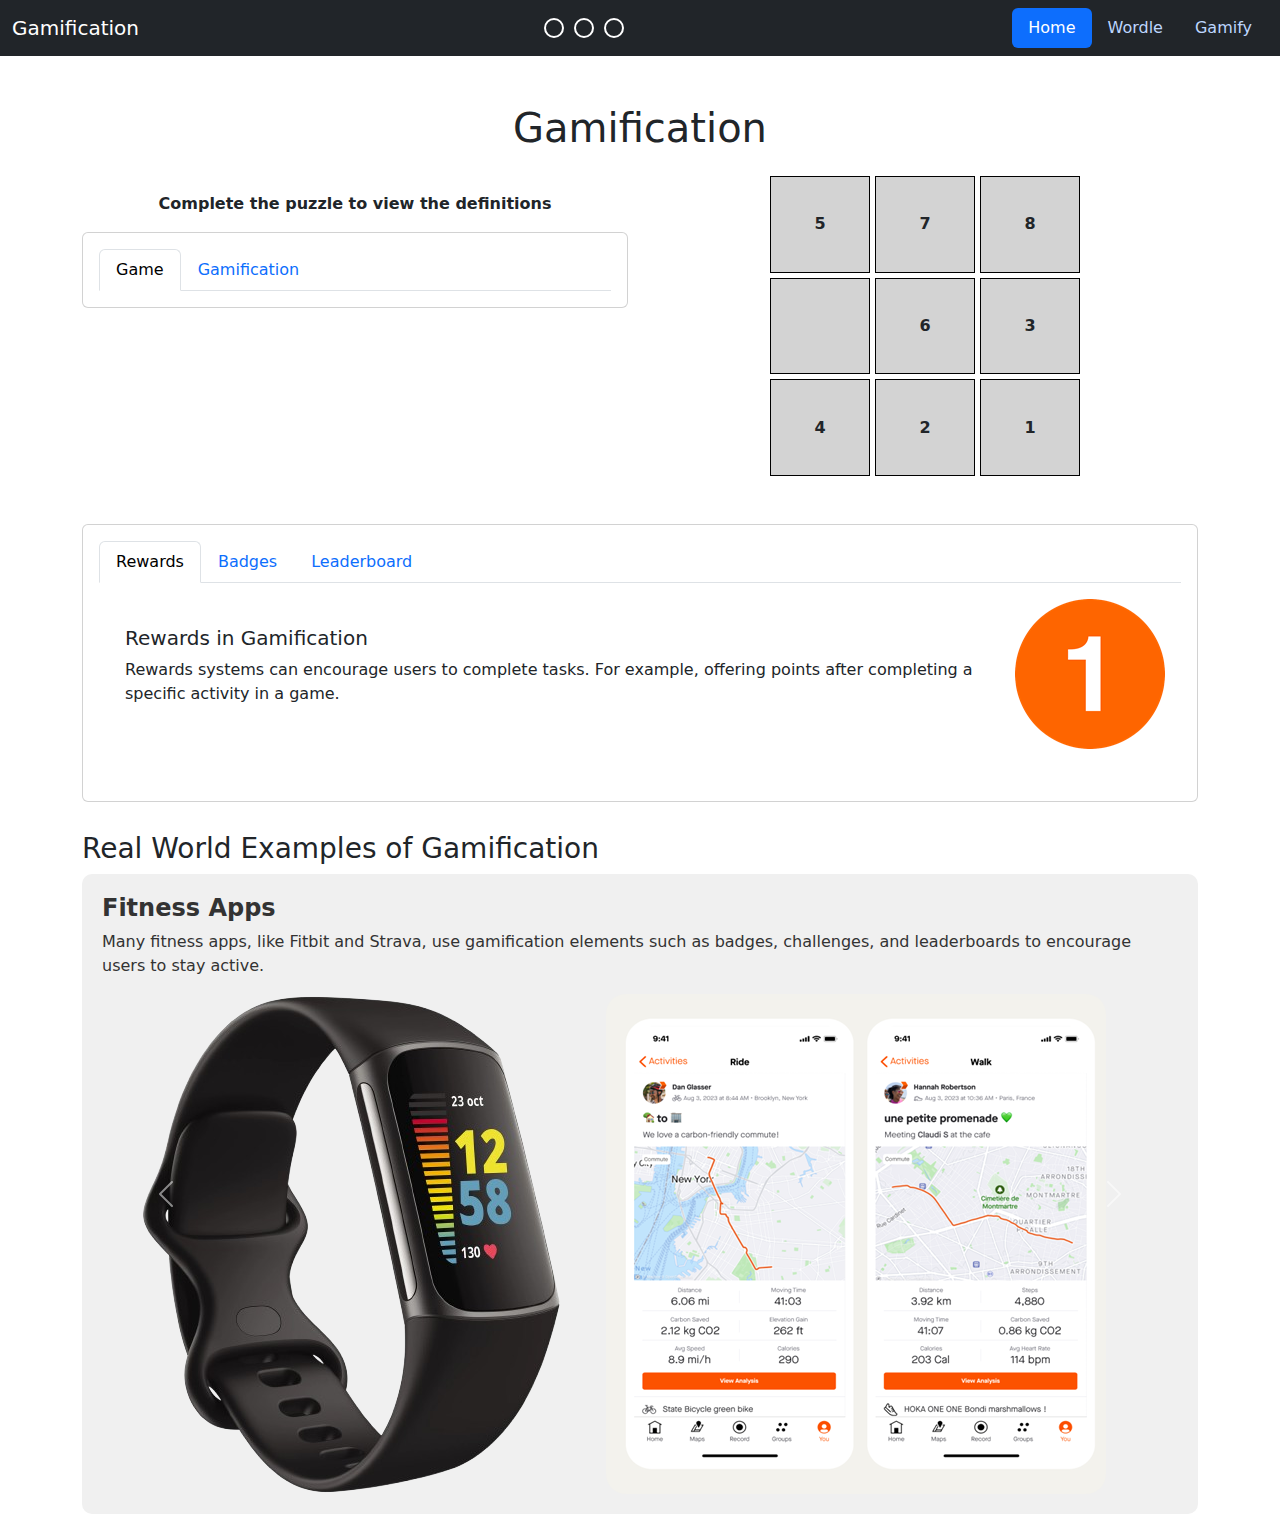
<file: index.html>
<!DOCTYPE html>
<html lang="en">
<head>
    <meta charset="UTF-8">
    <meta name="viewport" content="width=device-width, initial-scale=1.0">
    <title>Gamification</title>
    <link href="https://cdn.jsdelivr.net/npm/bootstrap@5.3.0/dist/css/bootstrap.min.css" rel="stylesheet">
    <link rel="stylesheet" href="index-style.css">
</head>
<body>
    <nav class="navbar navbar-expand-lg navbar-dark bg-dark">
        <div class="container-fluid">
            <a class="navbar-brand" href="#">Gamification</a>
            <div class="d-flex">
                <span class="circle" id="circle-1"></span>
                <span class="circle" id="circle-2"></span>
                <span class="circle" id="circle-3"></span>
            </div>
            <!-- Navbar with Tabs -->
            <ul class="nav nav-pills">
                <li class="nav-item">
                    <a class="nav-link active" onclick="saveCircleStates()" href="index.html">Home</a>
                </li>
                <li class="nav-item">
                    <a class="nav-link nav-link-header" onclick="saveCircleStates()" href="Wordle.html">Wordle</a>
                </li>
                <li class="nav-item">
                    <a class="nav-link nav-link-header" onclick="saveCircleStates()" href="Gamify.html">Gamify</a>
                </li>
                <li class="nav-item">
                    <a class="nav-link nav-link-header" onclick="saveCircleStates()" id="finishTab" href="Finish.html" style="display: none;">Finish</a>
                </li>
            </ul>
        </div>
    </nav>

    <div class="container mt-5">
        <div class="text-center mb-4">
            <h1>Gamification</h1>
        </div>

        <div class="row">
            <div class="col-md-6 definitions hidden" id="definitions">
                <div class="card">
                    <div class="card-body">
                        <ul class="nav nav-tabs" id="definitionTabs" role="tablist">
                            <li class="nav-item" role="presentation">
                                <button class="nav-link active" id="game-tab" data-bs-toggle="tab" data-bs-target="#game" type="button" role="tab" aria-controls="game" aria-selected="true">Game</button>
                            </li>
                            <li class="nav-item" role="presentation">
                                <button class="nav-link" id="gamification-tab" data-bs-toggle="tab" data-bs-target="#gamification" type="button" role="tab" aria-controls="gamification" aria-selected="false">Gamification</button>
                            </li>
                        </ul>
                        <div class="tab-content" id="definitionTabsContent">
                            <div class="tab-pane fade show active p-3" id="game" role="tabpanel" aria-labelledby="game-tab">
                                <h5>Definition of Game</h5>
                                <p>A game is a structured form of play, often undertaken for entertainment or fun, and sometimes used as an educational tool. Games typically have rules, objectives, and elements of competition or cooperation.</p>
                            </div>
                            <div class="tab-pane fade p-3" id="gamification" role="tabpanel" aria-labelledby="gamification-tab">
                                <h5>Definition of Gamification</h5>
                                <p>Gamification is the application of game-design elements and principles in non-game contexts to engage, motivate, and influence behavior, often by using points, badges, and leaderboards.</p>
                            </div>
                        </div>
                    </div>
                </div>
            </div>

            <div class="col-md-6">
                <div class="puzzle" id="puzzle">
                    <div class="puzzle-piece" data-id="1">1</div>
                    <div class="puzzle-piece" data-id="2">2</div>
                    <div class="puzzle-piece" data-id="3">3</div>
                    <div class="puzzle-piece" data-id="4">4</div>
                    <div class="puzzle-piece" data-id="5">5</div>
                    <div class="puzzle-piece" data-id="6">6</div>
                    <div class="puzzle-piece" data-id="7">7</div>
                    <div class="puzzle-piece" data-id="8">8</div>
                    <div class="puzzle-piece" data-id=""></div>
                </div>
            </div>
        </div>

        <!-- Gamification Examples Section -->
        <div class="row mt-5">
            <div class="col-md-12">
                <div class="card">
                    <div class="card-body">
                        <ul class="nav nav-tabs" id="gamificationExamplesTabs" role="tablist">
                            <li class="nav-item" role="presentation">
                                <button class="nav-link active" id="reward-tab" data-bs-toggle="tab" data-bs-target="#reward" type="button" role="tab" aria-controls="reward" aria-selected="true">Rewards</button>
                            </li>
                            <li class="nav-item" role="presentation">
                                <button class="nav-link" id="badges-tab" data-bs-toggle="tab" data-bs-target="#badges" type="button" role="tab" aria-controls="badges" aria-selected="false">Badges</button>
                            </li>
                            <li class="nav-item" role="presentation">
                                <button class="nav-link" id="leaderboard-tab" data-bs-toggle="tab" data-bs-target="#leaderboard" type="button" role="tab" aria-controls="leaderboard" aria-selected="false">Leaderboard</button>
                            </li>
                        </ul>
                        <div class="tab-content" id="gamificationExamplesTabsContent">
                            <div class="tab-pane fade show active p-3" id="reward" role="tabpanel" aria-labelledby="reward-tab">
                                <div class="gamification-example">
                                    <div>
                                        <h5>Rewards in Gamification</h5>
                                        <p>Rewards systems can encourage users to complete tasks. For example, offering points after completing a specific activity in a game.</p>
                                    </div>
                                    <img src="Rewards.png" alt="Rewards">
                                </div>
                            </div>
                            <div class="tab-pane fade p-3" id="badges" role="tabpanel" aria-labelledby="badges-tab">
                                <div class="gamification-example">
                                    <div>
                                        <h5>Badges in Gamification</h5>
                                        <p>Badges are visual representations of accomplishments, often used in educational tools to motivate users to achieve certain goals.</p>
                                    </div>
                                    <img src="Badges.png" alt="Badges">
                                </div>
                            </div>
                            <div class="tab-pane fade p-3" id="leaderboard" role="tabpanel" aria-labelledby="leaderboard-tab">
                                <div class="gamification-example">
                                    <div>
                                        <h5>Leaderboard in Gamification</h5>
                                        <p>Leaderboards track the achievements of users and display their rankings, motivating them to improve their performance.</p>
                                    </div>
                                    <img src="Leaderboard.png" alt="Leaderboard">
                                </div>
                            </div>
                        </div>
                    </div>
                </div>
            </div>
        </div>

        <div class="real-world-examples">
            <h3>Real World Examples of Gamification</h3>
            <div id="realWorldExamplesCarousel" class="carousel slide" data-bs-ride="carousel">
                <div class="carousel-inner">
                    <div class="carousel-item active">
                        <div class="text-content">
                            <h4>Fitness Apps</h4>
                            <p>Many fitness apps, like Fitbit and Strava, use gamification elements such as badges, challenges, and leaderboards to encourage users to stay active.</p>
                        </div>
                        <img src="Fitbit.png" alt="Fitness Apps">
                        <img src="Strava.png" alt="Strava">
                    </div>
                    <div class="carousel-item">
                        <div class="text-content">
                            <h4>Educational Platforms</h4>
                            <p>Educational tools like Duolingo and Khan Academy use gamified systems, such as progress bars and rewards, to motivate students to continue learning and progressing.</p>
                        </div>
                        <img src="Khan-Academy.png" alt="Khan Academy">
                        <img src="Duolingo.png" alt="Duolingo">
                    </div>
                    <div class="carousel-item">
                        <div class="text-content">
                            <h4>Employee Engagement</h4>
                            <p>Companies often use gamification for employee engagement, offering points and rewards for completing tasks or achieving goals, as seen in platforms like Bunchball or Hoopla.</p>
                        </div>
                        <img src="Hoopla.png" alt="Hoopla">
                        <img src="Bunchball.png" alt="Bunchball">
                    </div>
                </div>
                <button class="carousel-control-prev" type="button" data-bs-target="#realWorldExamplesCarousel" data-bs-slide="prev">
                    <span class="carousel-control-prev-icon" aria-hidden="true"></span>
                    <span class="visually-hidden">Previous</span>
                </button>
                <button class="carousel-control-next" type="button" data-bs-target="#realWorldExamplesCarousel" data-bs-slide="next">
                    <span class="carousel-control-next-icon" aria-hidden="true"></span>
                    <span class="visually-hidden">Next</span>
                </button>
            </div>
        </div>
    </div>

    <script src="https://cdn.jsdelivr.net/npm/bootstrap@5.3.0/dist/js/bootstrap.bundle.min.js"></script>
    <script>
        const puzzleContainer = document.getElementById('puzzle');
        const circle1 = document.getElementById('circle-1');
        const circle2 = document.getElementById('circle-2');
        const circle3 = document.getElementById('circle-3');
        const finishTab = document.getElementById('finishTab');
        const definitions = document.getElementById('definitions');
        const circleStates = JSON.parse(localStorage.getItem('circleStates')) || {};

        if (circleStates['circle-1']) circle1.classList.add(circleStates['circle-1']);
        if (circleStates['circle-2']) circle2.classList.add(circleStates['circle-2']);
        if (circleStates['circle-3']) circle3.classList.add(circleStates['circle-3']);

        // Observe changes to the circles' class lists
        function saveCircleStates() {
            const circleStates = {
                'circle-1': circle1.classList.contains('golden') ? 'golden' : '',
                'circle-2': circle2.classList.contains('golden') ? 'golden' : '',
                'circle-3': circle3.classList.contains('golden') ? 'golden' : ''
            };
            localStorage.setItem('circleStates', JSON.stringify(circleStates));
        }

        function observeCircle(circle) {
            const observer = new MutationObserver(() => saveCircleStates());
            observer.observe(circle, { attributes: true, attributeFilter: ['class'] });
        }
        observeCircle(circle1);
        observeCircle(circle2);
        observeCircle(circle3);

        function shufflePuzzle() {
            const pieces = Array.from(puzzleContainer.children);
            for (let i = pieces.length - 1; i > 0; i--) {
                const j = Math.floor(Math.random() * (i + 1));
                puzzleContainer.appendChild(pieces[j]);
            }
        }

        function solvePuzzle() {
            const pieces = Array.from(puzzleContainer.children);
            const correctOrder = ['1', '2', '3', '4', '5', '6', '7', '8', ''];

            for (let i = 0; i < pieces.length; i++) {
                pieces[i].setAttribute('data-id', correctOrder[i]);
                pieces[i].textContent = correctOrder[i] ? correctOrder[i] : '';
            }

            // Check if puzzle is completed
            const isCompleted = Array.from(puzzleContainer.children).every((piece, index) => {
                return piece.getAttribute('data-id') == index + 1 || piece.getAttribute('data-id') === '';
            });

            if (isCompleted) {
                circle1.classList.add('golden');
                definitions.classList.remove('hidden');
            }
        }

        function checkAllCirclesGolden() {
            return circle1.classList.contains('golden') && 
                   circle2.classList.contains('golden') && 
                   circle3.classList.contains('golden');
        }

        puzzleContainer.addEventListener('click', function(e) {
            if (e.target.classList.contains('puzzle-piece')) {
                const emptyPiece = document.querySelector('.puzzle-piece[data-id=""]');
                const clickedPiece = e.target;

                const emptyIndex = Array.from(puzzleContainer.children).indexOf(emptyPiece);
                const clickedIndex = Array.from(puzzleContainer.children).indexOf(clickedPiece);

                const validMoves = [
                    emptyIndex - 1, emptyIndex + 1, 
                    emptyIndex - 3, emptyIndex + 3
                ];

                if (validMoves.includes(clickedIndex)) {
                    emptyPiece.textContent = clickedPiece.textContent;
                    emptyPiece.setAttribute('data-id', clickedPiece.getAttribute('data-id'));
                    clickedPiece.textContent = '';
                    clickedPiece.setAttribute('data-id', '');
                }

                const isCompleted = Array.from(puzzleContainer.children).every((piece, index) => {
                    return piece.getAttribute('data-id') == index + 1 || piece.getAttribute('data-id') === '';
                });

                if (isCompleted) {
                    circle1.classList.add('golden');
                    definitions.classList.remove('hidden');
                    saveCircleStates();
                }
            }
        });

        saveCircleStates();

        // Shuffle the puzzle initially
        shufflePuzzle();

        // Add keydown event listener for "v" + "b"
        window.addEventListener('keydown', function(e) {
            if (e.key === 'v') {
                window.addEventListener('keydown', function(e) {
                    if (e.key === 'b') {
                        solvePuzzle(); // Solve the puzzle when both "v" and "b" are pressed
                        saveCircleStates();
                    }
                });
            }
        });

        // Continuously check if all circles are golden and show the Finish tab if true
        window.onload = function() {
            setInterval(function() {
                if (checkAllCirclesGolden()) {
                    finishTab.style.display = 'block'; // Show the Finish tab
                }
            }, 1000); // Check every 1000 milliseconds (1 second)
        };

    </script>
</body>
</html>
</file>
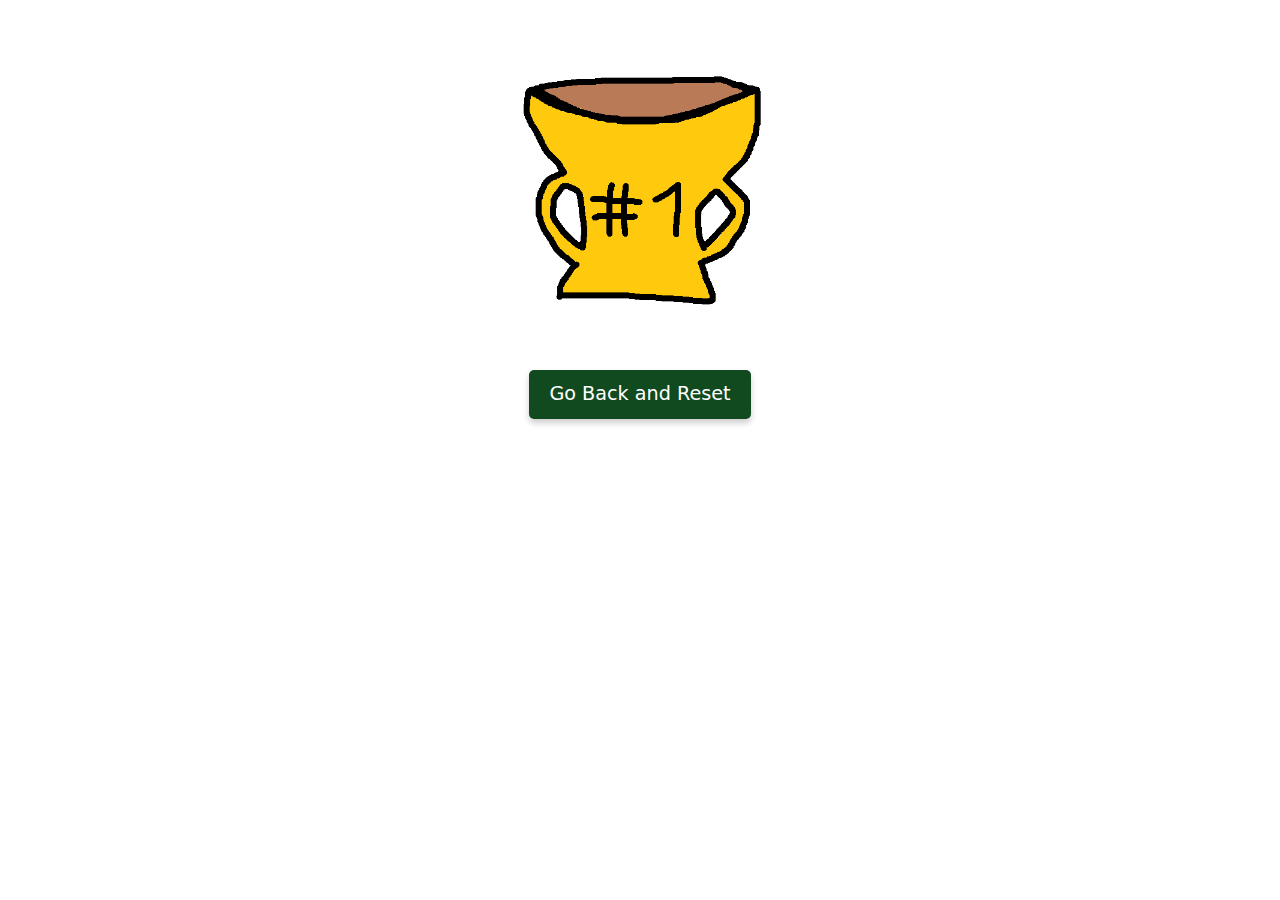
<file: Finish.html>
<!DOCTYPE html>
<html lang="en">
<head>
    <meta charset="UTF-8">
    <meta name="viewport" content="width=device-width, initial-scale=1.0">
    <title>Finish</title>
    <link href="https://cdn.jsdelivr.net/npm/bootstrap@5.3.0/dist/css/bootstrap.min.css" rel="stylesheet">
    <link rel="stylesheet" href="finish-style.css">
</head>
<body>
    <div class="container">
        <div class="center-content">
            <img src="Trophy.png" alt="Trophy" class="trophy-img" onclick="window.location.href='https://www.youtube.com/watch?v=YAgJ9XugGBo';">
            <div>
                <button class="go-back-button" onclick="resetAndRedirect();">Go Back and Reset</button>
            </div>
        </div>
    </div>

    <script>
        // Initialize progress counter
        const circle1 = document.getElementById('circle-1');
        const circle2 = document.getElementById('circle-2');
        const circle3 = document.getElementById('circle-3');

        // Retrieve circle states from localStorage
        const circleStates = JSON.parse(localStorage.getItem('circleStates')) || {};

        // Apply saved states to circles
        if (circleStates['circle-1']) circle1.classList.add(circleStates['circle-1']);
        if (circleStates['circle-2']) circle2.classList.add(circleStates['circle-2']);
        if (circleStates['circle-3']) circle3.classList.add(circleStates['circle-3']);

        // Function to reset circle states and redirect
        function resetAndRedirect() {
            // Reset circle states
            const circleStates = {
                'circle-1': '',
                'circle-2': '',
                'circle-3': ''
            };
            localStorage.setItem('circleStates', JSON.stringify(circleStates));

            // Redirect to the specified page
            window.location.href = 'https://ghineamihai.github.io/';
        }
    </script>

    <script src="https://cdn.jsdelivr.net/npm/bootstrap@5.3.0/dist/js/bootstrap.bundle.min.js"></script>
</body>
</html>
</file>
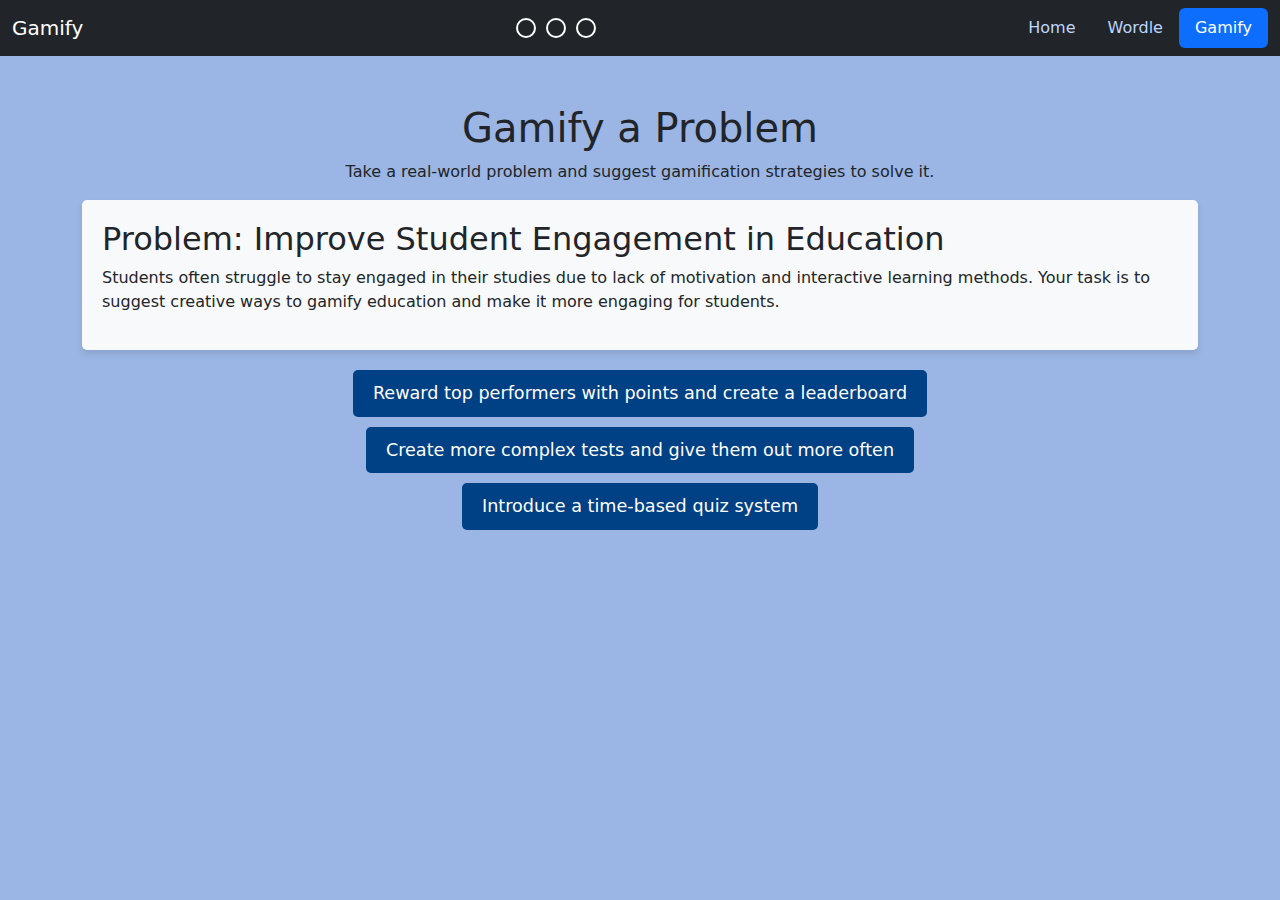
<file: Gamify.html>
<!DOCTYPE html>
<html lang="en">
<head>
    <meta charset="UTF-8">
    <meta name="viewport" content="width=device-width, initial-scale=1.0">
    <title>Gamify</title>
    <link href="https://cdn.jsdelivr.net/npm/bootstrap@5.3.0/dist/css/bootstrap.min.css" rel="stylesheet">
    <link rel="stylesheet" href="gamify-style.css">
</head>
<body>
    <nav class="navbar navbar-expand-lg navbar-dark bg-dark">
        <div class="container-fluid">
            <a class="navbar-brand" href="#">Gamify</a>
            <div class="d-flex">
                <span class="circle" id="circle-1"></span>
                <span class="circle" id="circle-2"></span>
                <span class="circle" id="circle-3"></span>
            </div>
            <!-- Navbar with Tabs -->
            <ul class="nav nav-pills">
                <li class="nav-item">
                    <a class="nav-link" onclick="saveCircleStates()" href="index.html">Home</a>
                </li>
                <li class="nav-item">
                    <a class="nav-link" onclick="saveCircleStates()" href="Wordle.html">Wordle</a>
                </li>
                <li class="nav-item">
                    <a class="nav-link  active" onclick="saveCircleStates()" href="Gamify.html">Gamify</a>
                </li>
                <li class="nav-item">
                    <a class="nav-link" onclick="saveCircleStates()" id="finishTab" href="Finish.html" style="display: none;">Finish</a>
                </li>
            </ul>
        </div>
    </nav>

    <div class="container mt-5">
        <div class="text-center">
            <h1>Gamify a Problem</h1>
            <p>Take a real-world problem and suggest gamification strategies to solve it.</p>
        </div>

        <div class="problem-box" id="problem-box">
            <h2>Problem: Improve Student Engagement in Education</h2>
            <p id="scenario-text">Students often struggle to stay engaged in their studies due to lack of motivation and interactive learning methods. Your task is to suggest creative ways to gamify education and make it more engaging for students.</p>
        </div>

        <div class="interaction-area text-center" id="interaction-area">
            <button class="option-button" data-choice="1">Introduce a Classroom Leaderboard for Assignments</button>
            <button class="option-button" data-choice="2">Reward Points for Completing Homework</button>
            <button class="option-button" data-choice="3">Organize Weekly Knowledge Quizzes</button>
        </div>

        <p class="warning text-center mt-3 d-none" id="warning">That choice did not work well! Try again.</p>
    </div>

    <script>
        const finishTab = document.getElementById('finishTab');
        const scenarios = [
            {
                text: "Great choice! A classroom leaderboard adds friendly competition. What should you add next?",
                options: [
                    "Reward top performers with points and create a leaderboard",
                    "Create more complex tests and give them out more often",
                    "Introduce a time-based quiz system"
                ],
                correct: 0
            },
            {
                text: "Rewarding points for homework completion is a great motivator! What should you add next?",
                options: [
                    "Convert points into crypto for students",
                    "Create a streak system for consistent correct answers",
                    "Introduce peer evaluations"
                ],
                correct: 1
            }
        ];

        let currentScenario = -1; // Start at -1 to display the initial problem description
        const problemBox = document.getElementById("problem-box");
        const scenarioText = document.getElementById("scenario-text");
        const interactionArea = document.getElementById("interaction-area");
        const warning = document.getElementById("warning");
        const nextButton = document.getElementById("next-button");

        // Initialize progress counter
        const circle1 = document.getElementById('circle-1');
        const circle2 = document.getElementById('circle-2');
        const circle3 = document.getElementById('circle-3');

        const circleStates = JSON.parse(localStorage.getItem('circleStates')) || {};
        if (circleStates['circle-1']) circle1.classList.add(circleStates['circle-1']);
        if (circleStates['circle-2']) circle2.classList.add(circleStates['circle-2']);
        if (circleStates['circle-3']) circle3.classList.add(circleStates['circle-3']);

        // Save the current state of the circles to localStorage
        function saveCircleStates() {
            const circleStates = {
                'circle-1': circle1.classList.contains('golden') ? 'golden' : '',
                'circle-2': circle2.classList.contains('golden') ? 'golden' : '',
                'circle-3': circle3.classList.contains('golden') ? 'golden' : ''
            };
            localStorage.setItem('circleStates', JSON.stringify(circleStates));
        }

        // Function to check if all circles are golden
        function checkAllCirclesGolden() {
            return circle1.classList.contains('golden') && 
                   circle2.classList.contains('golden') && 
                   circle3.classList.contains('golden');
        }

        function loadScenario(scenarioIndex) {
            if (scenarioIndex === -1) {
                // Reset to initial problem description
                scenarioText.textContent = "Students often struggle to stay engaged in their studies due to lack of motivation and interactive learning methods. Your task is to suggest creative ways to gamify education and make it more engaging for students.";
                interactionArea.innerHTML = "";
                scenarios[0].options.forEach((option, index) => {
                    const button = document.createElement("button");
                    button.textContent = option;
                    button.classList.add("option-button");
                    button.dataset.choice = index;
                    interactionArea.appendChild(button);
                });
                scenarioIndex++;
            } else {
                const scenario = scenarios[scenarioIndex];

                if (scenario.warning) {
                    warning.classList.remove("d-none");
                    return;
                } else {
                    warning.classList.add("d-none");
                }

                scenarioText.textContent = scenario.text;
                interactionArea.innerHTML = "";

                scenario.options.forEach((option, index) => {
                    const button = document.createElement("button");
                    button.textContent = option;
                    button.classList.add("option-button");
                    button.dataset.choice = index;
                    interactionArea.appendChild(button);
                });
            }
            document.querySelectorAll(".option-button").forEach(button => {
                button.addEventListener("click", () => {
                    if (button.dataset.choice == scenarios[scenarioIndex].correct) {
                        if (scenarioIndex >= scenarios.length - 1) {
                            scenarioText.textContent = "Congratulations! You successfully gamified the education process!";
                            interactionArea.innerHTML = "";
                            circle3.classList.add('golden');
                            saveCircleStates();  // Save state after correct guess
                        } else {
                            scenarioIndex++;
                            loadScenario(scenarioIndex);
                        }
                    } else {
                        warning.classList.remove("d-none");
                    }
                });
            });
        }

        loadScenario(currentScenario);

        // Continuously check if all circles are golden and show the Finish tab if true
        window.onload = function() {
            setInterval(function() {
                if (checkAllCirclesGolden()) {
                    finishTab.style.display = 'block'; // Show the Finish tab
                }
            }, 1000); // Check every 1000 milliseconds (1 second)
        };
    </script>
    <script src="https://cdn.jsdelivr.net/npm/bootstrap@5.3.0/dist/js/bootstrap.bundle.min.js"></script>
</body>
</html>
</file>
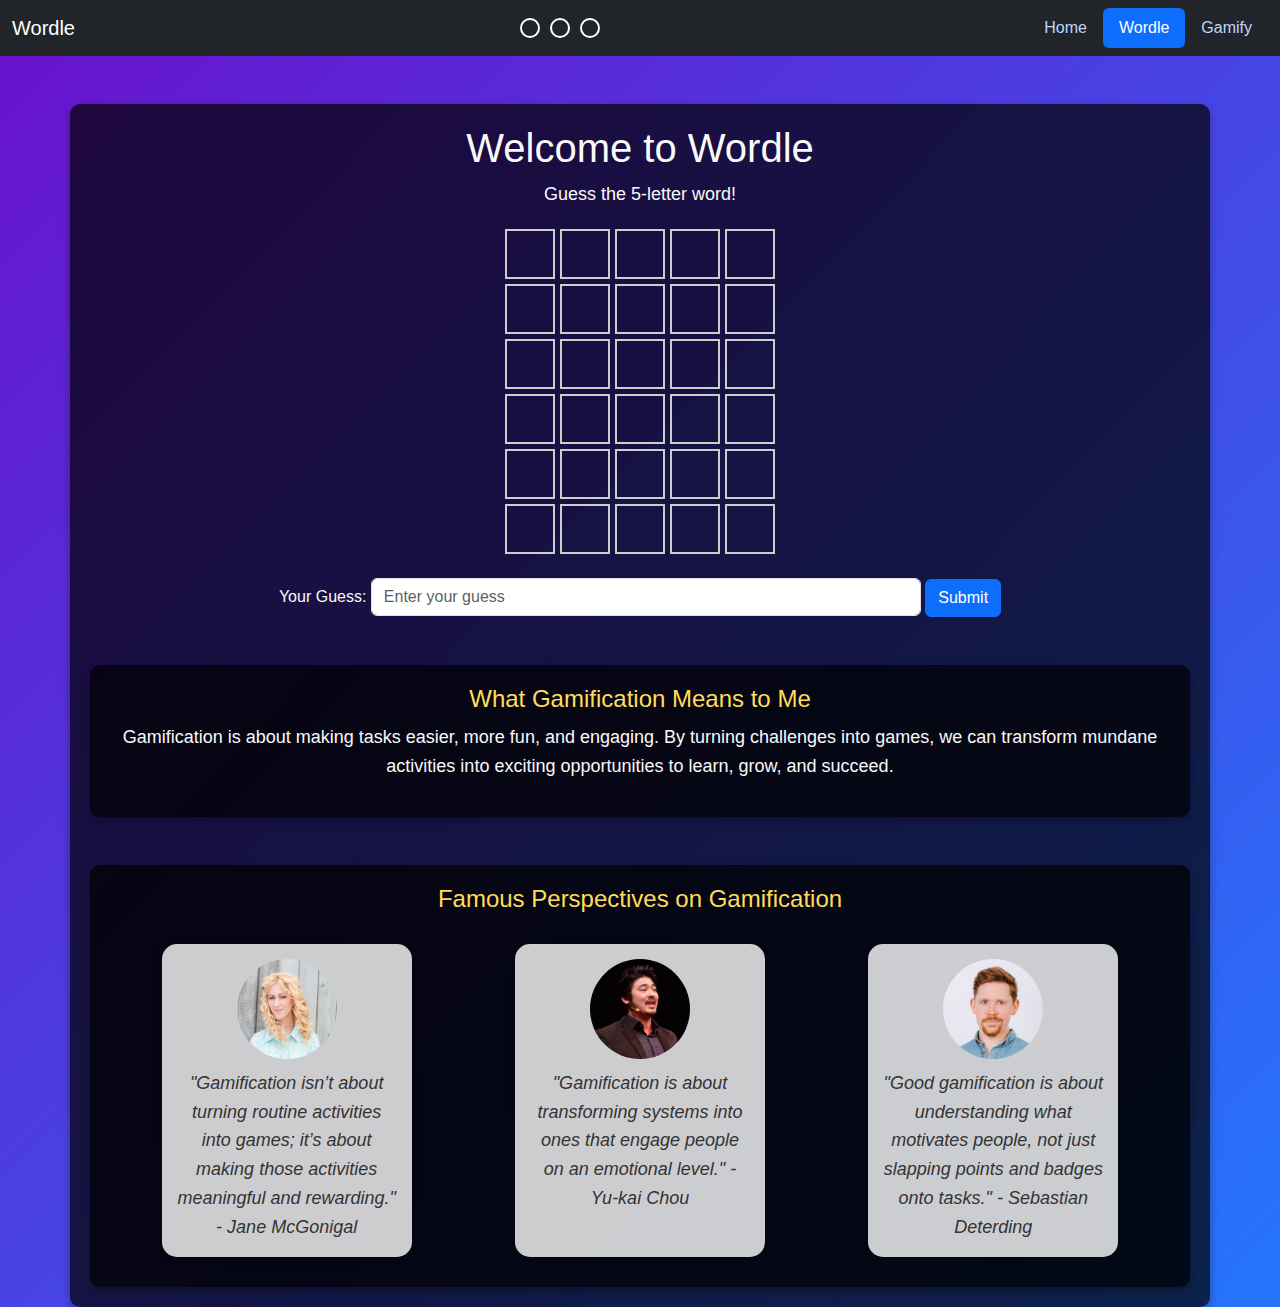
<file: Wordle.html>
<!DOCTYPE html>
<html lang="en">
<head>
    <meta charset="UTF-8">
    <meta name="viewport" content="width=device-width, initial-scale=1.0">
    <title>Wordle</title>
    <link href="https://cdn.jsdelivr.net/npm/bootstrap@5.3.0/dist/css/bootstrap.min.css" rel="stylesheet">
    <link rel="stylesheet" href="wordle-style.css">
</head>
<body>
    <nav class="navbar navbar-expand-lg navbar-dark bg-dark">
        <div class="container-fluid">
            <a class="navbar-brand" href="#">Wordle</a>
            <div class="d-flex">
                <span class="circle" id="circle-1"></span>
                <span class="circle" id="circle-2"></span>
                <span class="circle" id="circle-3"></span>
            </div>
            <ul class="nav nav-pills">
                <li class="nav-item">
                    <a class="nav-link" onclick="saveCircleStates()" href="index.html">Home</a>
                </li>
                <li class="nav-item">
                    <a class="nav-link active" onclick="saveCircleStates()" href="Wordle.html">Wordle</a>
                </li>
                <li class="nav-item">
                    <a class="nav-link" onclick="saveCircleStates()" href="Gamify.html">Gamify</a>
                </li>
                <li class="nav-item">
                    <a class="nav-link" onclick="saveCircleStates()" id="finishTab" href="Finish.html" style="display: none;">Finish</a>
                </li>
            </ul>
        </div>
    </nav>

    <div class="container mt-5">
        <div class="text-center">
            <h1>Welcome to Wordle</h1>
            <p>Guess the 5-letter word!</p>
        </div>

        <div class="wordle-grid" id="wordle-grid">
            <!-- Wordle grid cells will be dynamically added -->
        </div>

        <div class="text-center mt-4">
            <label for="guess-input">Your Guess:</label>
            <input type="text" id="guess-input" maxlength="5" class="form-control w-50 d-inline-block" placeholder="Enter your guess">
            <button id="submit-guess" class="btn btn-primary">Submit</button>
        </div>
        <p class="text-center mt-2" id="feedback"></p>

        <!-- Gamification Section -->
        <div class="mt-5">
            <h2>What Gamification Means to Me</h2>
            <p>Gamification is about making tasks easier, more fun, and engaging. By turning challenges into games, we can transform mundane activities into exciting opportunities to learn, grow, and succeed.</p>
        </div>

        <!-- Famous Perspectives on Gamification -->
        <div class="mt-5">
            <h2>Famous Perspectives on Gamification</h2>
            <div class="gamification-quotes">
                <div class="quote-card">
                    <img src="Jane.png" alt="Jane McGonigal" class="quote-image">
                    <div class="quote-text">
                        <p>"Gamification isn’t about turning routine activities into games; it’s about making those activities meaningful and rewarding." - Jane McGonigal</p>
                    </div>
                </div>
                <div class="quote-card">
                    <img src="Yu-kai.png" alt="Yu-kai Chou" class="quote-image">
                    <div class="quote-text">
                        <p>"Gamification is about transforming systems into ones that engage people on an emotional level." - Yu-kai Chou</p>
                    </div>
                </div>
                <div class="quote-card">
                    <img src="Sebastian.png" alt="Sebastian Deterding" class="quote-image">
                    <div class="quote-text">
                        <p>"Good gamification is about understanding what motivates people, not just slapping points and badges onto tasks." - Sebastian Deterding</p>
                    </div>
                </div>
            </div>
        </div>
    </div>

    <script>
        // Existing JavaScript code for Wordle
        const wordPool = ["apple", "grape", "peach", "melon", "berry", "lemon", "mango", "plums"];
        const secretWord = wordPool[Math.floor(Math.random() * wordPool.length)];
        const finishTab = document.getElementById('finishTab');
        const maxGuesses = 6;
        let currentGuessIndex = 0;

        const circle1 = document.getElementById('circle-1');
        const circle2 = document.getElementById('circle-2');
        const circle3 = document.getElementById('circle-3');

        const circleStates = JSON.parse(localStorage.getItem('circleStates')) || {};
        if (circleStates['circle-1']) circle1.classList.add(circleStates['circle-1']);
        if (circleStates['circle-2']) circle2.classList.add(circleStates['circle-2']);
        if (circleStates['circle-3']) circle3.classList.add(circleStates['circle-3']);

        const wordleGrid = document.getElementById('wordle-grid');
        const feedback = document.getElementById('feedback');
        const guessInput = document.getElementById('guess-input');
        const submitGuess = document.getElementById('submit-guess');

        function checkAllCirclesGolden() {
            return circle1.classList.contains('golden') && 
                   circle2.classList.contains('golden') && 
                   circle3.classList.contains('golden');
        }

        function saveCircleStates() {
            const circleStates = {
                'circle-1': circle1.classList.contains('golden') ? 'golden' : '',
                'circle-2': circle2.classList.contains('golden') ? 'golden' : '',
                'circle-3': circle3.classList.contains('golden') ? 'golden' : ''
            };
            localStorage.setItem('circleStates', JSON.stringify(circleStates));
        }

        function initializeGrid() {
            for (let i = 0; i < maxGuesses; i++) {
                for (let j = 0; j < 5; j++) {
                    const cell = document.createElement('div');
                    cell.classList.add('wordle-cell');
                    cell.setAttribute('data-row', i);
                    cell.setAttribute('data-col', j);
                    wordleGrid.appendChild(cell);
                }
            }
        }

        function checkGuess(guess) {
            const result = [];
            const secretWordArray = secretWord.split('');
            const guessArray = guess.split('');

            for (let i = 0; i < guessArray.length; i++) {
                if (guessArray[i] === secretWordArray[i]) {
                    result.push('correct');
                    secretWordArray[i] = null;
                } else {
                    result.push(null);
                }
            }

            for (let i = 0; i < guessArray.length; i++) {
                if (result[i] !== 'correct' && secretWordArray.includes(guessArray[i])) {
                    result[i] = 'present';
                    secretWordArray[secretWordArray.indexOf(guessArray[i])] = null;
                } else if (result[i] !== 'correct') {
                    result[i] = 'absent';
                }
            }

            return result;
        }

        function updateGrid(guess, result) {
            const cells = document.querySelectorAll(`[data-row="${currentGuessIndex}"]`);
            for (let i = 0; i < guess.length; i++) {
                cells[i].textContent = guess[i];
                cells[i].classList.add(result[i]);
            }
        }

        submitGuess.addEventListener('click', () => {
            const guess = guessInput.value.toLowerCase();
            if (guess.length !== 5) {
                feedback.textContent = "Guess must be a 5-letter word!";
                return;
            }

            const result = checkGuess(guess);
            updateGrid(guess, result);

            if (guess === secretWord) {
                feedback.textContent = "Congratulations! You guessed the word!";
                circle2.classList.add('golden');
                saveCircleStates();
            } else if (currentGuessIndex === maxGuesses - 1) {
                feedback.textContent = `Game over! The word was "${secretWord}".`;
            } else {
                feedback.textContent = "Try again!";
            }

            currentGuessIndex++;
            guessInput.value = '';
        });

        initializeGrid();

        window.onload = function() {
            setInterval(function() {
                if (checkAllCirclesGolden()) {
                    finishTab.style.display = 'block';
                }
            }, 1000);
        };

    </script>
    <script src="https://cdn.jsdelivr.net/npm/bootstrap@5.3.0/dist/js/bootstrap.bundle.min.js"></script>
</body>
</html>
</file>
<file: index-style.css>
/* Circle Styles */
        .circle {
            width: 20px;
            height: 20px;
            margin: 0 5px;
            border: 2px solid #fff;
            border-radius: 50%;
            display: inline-block;
            background-color: transparent;
        }
        .circle.filled {
            background-color: #28a745;
        }
        .circle.golden {
            background-color: gold;
        }

        /* Definitions Section */
        .definitions {
            display: block;
        }
        .definitions.hidden .tab-content {
            display: none;
        }
        .definitions.hidden::before {
            content: "Complete the puzzle to view the definitions";
            display: block;
            text-align: center;
            padding: 1em;
            font-weight: bold;
        }

/* Puzzle Section */
.puzzle {
    display: grid;
    grid-template-columns: repeat(3, minmax(0, 100px));  /* Create 3 equal-width columns */
    grid-template-rows: repeat(3, minmax(0, 100px));     /* Create 3 equal-height rows */
    grid-gap: 5px;                          /* Space between the puzzle pieces */
    justify-content: center;                /* Center the grid horizontally */
    height: 300px;                          /* Set a fixed height (can adjust based on the size of your pieces) */
}

.puzzle-piece {
    max-width: 100px;
    background-color: lightgray;
    display: flex;
    align-items: center;
    justify-content: center;
    font-weight: bold;
    border: 1px solid #000;
    cursor: pointer;
    box-sizing: border-box;
}

        /* Sticky Navbar */
        .navbar {
            position: sticky;
            top: 0;
            z-index: 1000;
        }

.visually-hidden {
  color: #113D50;
}

.nav-link-header {
  color: #BDD6FE;
}

/* Gamification Examples Section */
.gamification-example img {
    max-width: 100%;        /* Make sure the image doesn't exceed the container's width */
    height: auto;           /* Keep the aspect ratio of the image */
    border-radius: 20px;    /* Keep rounded corners */
}

.gamification-example {
    display: flex;          /* Use flexbox for layout */
    align-items: center;    /* Vertically align items in the center */
    margin-bottom: 20px;    /* Add space between examples */
    flex-wrap: wrap;        /* Allow items to wrap onto the next line if necessary */
    justify-content: space-between; /* Space out items */
}

.gamification-example div {
    flex: 1 1 50%;          /* Each text div will take up 50% of the container on larger screens */
    padding: 10px;          /* Add padding around the text */
}

.gamification-example img {
    max-width: 200px;       /* Limit the size of images */
    height: auto;
    margin-left: 20px;      /* Add margin to the left of the image */
}

        .real-world-examples {
            margin-top: 30px;
        }

        /* Background for carousel items */
        .carousel-item {
            background-color: #f0f0f0;
            padding: 20px;
            border-radius: 10px;
            color: #333;
        }

        .carousel-item h4 {
            font-size: 1.5rem;
            font-weight: bold;
        }

        /* Carousel Item Images */
        .carousel-item img {
            max-width: 100%;
            height: auto;
            border-radius: 20px;
        }

        .carousel-item p {
            font-size: 1rem;
        }
</file>
<file: finish-style.css>
.center-content {
            text-align: center;
            margin-top: 50px;
        }

        /* Responsive style for the trophy image */
        .trophy-img {
            width: 50%; /* Set the width to 50% of its container */
            max-width: 300px; /* Maximum width for large screens */
            height: auto; /* Maintain aspect ratio */
            cursor: pointer;
            margin-bottom: 20px;
        }

        /* Style for the "Go Back and Reset" button */
        .go-back-button {
            background-color: #124A1F;
            color: white;
            border: none;
            padding: 10px 20px;
            border-radius: 5px;
            font-size: 1.2rem;
            cursor: pointer;
            box-shadow: 0 4px 6px rgba(0, 0, 0, 0.2);
        }

        .go-back-button:hover {
            background-color: #218838;
        }

        /* Optional: Make button more responsive */
        @media (max-width: 576px) {
            .go-back-button {
                font-size: 1rem; /* Adjust font size for smaller screens */
                padding: 8px 16px;
            }

            .trophy-img {
                width: 70%; /* On small screens, reduce the width to 70% */
            }
        }
</file>
<file: gamify-style.css>
.nav-link {
  color: #BDD6FE;
}

.circle {
            width: 20px;
            height: 20px;
            margin: 0 5px;
            border: 2px solid #fff;
            border-radius: 50%;
            display: inline-block;
            background-color: transparent;
        }
        .circle.filled {
            background-color: #28a745;
        }
        .circle.golden {
            background-color: gold;
        }
        .problem-box {
            background-color: #f8f9fa;
            padding: 20px;
            border-radius: 5px;
            box-shadow: 0 4px 6px rgba(0, 0, 0, 0.1);
            margin-bottom: 20px;
        }

        .interaction-area {
            margin-top: 20px;
        }

        .option-button {
            display: block;
            margin: 10px auto;
            padding: 10px 20px;
            background-color: #004085;
            color: white;
            border: none;
            border-radius: 5px;
            text-align: center;
            font-size: 1.1rem;
            cursor: pointer;
        }

        .option-button:hover {
            background-color: #0056b3;
        }

        .warning {
            color: red;
            font-weight: bold;
        }

        /* Disable button styling */
        .disabled {
            pointer-events: none;
            opacity: 0.5;
        }

body {
    background: #9BB6E4 /* A gradient background */
}
</file>
<file: wordle-style.css>
.nav-link {
  color: #BDD6FE;
}

.circle {
  width: 20px;
  height: 20px;
  margin: 0 5px;
  border: 2px solid #fff;
  border-radius: 50%;
  display: inline-block;
  background-color: transparent;
}
.circle.filled {
  background-color: #28a745;
}
.circle.golden {
  background-color: gold;
}

.wordle-grid {
  display: grid;
  grid-template-columns: repeat(5, minmax(0, 50px));
  grid-template-rows: repeat(5, minmax(0, 50px));
  grid-gap: 5px;
  justify-content: center;
  margin-top: 20px;
}

.wordle-cell {
  width: 50px;
  height: 50px;
  text-align: center;
  line-height: 50px;
  font-weight: bold;
  font-size: 20px;
  border: 2px solid #ccc;
  text-transform: uppercase;
}

.wordle-cell.correct {
  background-color: #28a745; /* Green */
  color: white;
}

.wordle-cell.present {
  background-color: #ffc107; /* Yellow */
  color: white;
}

.wordle-cell.absent {
  background-color: #6c757d; /* Gray */
  color: white;
}

/* Background Gradient for the Page */
body {
  background: linear-gradient(to bottom right, #6a11cb, #2575fc);
  color: #ffffff;
  font-family: Arial, sans-serif;
  margin: 0;
  padding: 0;
}

/* Styling for the Gamification Section */
.mt-5 {
  background-color: rgba(0, 0, 0, 0.7);
  border-radius: 10px;
  padding: 20px;
  text-align: center;
  color: #f9f9f9;
  box-shadow: 0 4px 8px rgba(0, 0, 0, 0.3);
}

.mt-5 h2 {
  font-size: 24px;
  margin-bottom: 10px;
  color: #ffdd57;
}

.mt-5 p {
  font-size: 18px;
  line-height: 1.6;
}

.gamification-quotes {
    display: flex;
    justify-content: space-around;
    margin-top: 20px;
    flex-wrap: wrap;
}

.quote-card {
    text-align: center;
    margin: 10px;
    width: 250px;
    background-color: rgba(255, 255, 255, 0.8);
    border-radius: 15px;
    box-shadow: 0 4px 8px rgba(0, 0, 0, 0.2);
    padding: 15px;
}

.quote-image {
    width: 100px;
    height: 100px;
    border-radius: 50%;
    margin-bottom: 10px;
    object-fit: cover;
}

.quote-text {
    font-size: 14px;
    font-style: italic;
    color: #333;
}

.quote-text p {
    margin: 0;
}
</file>
